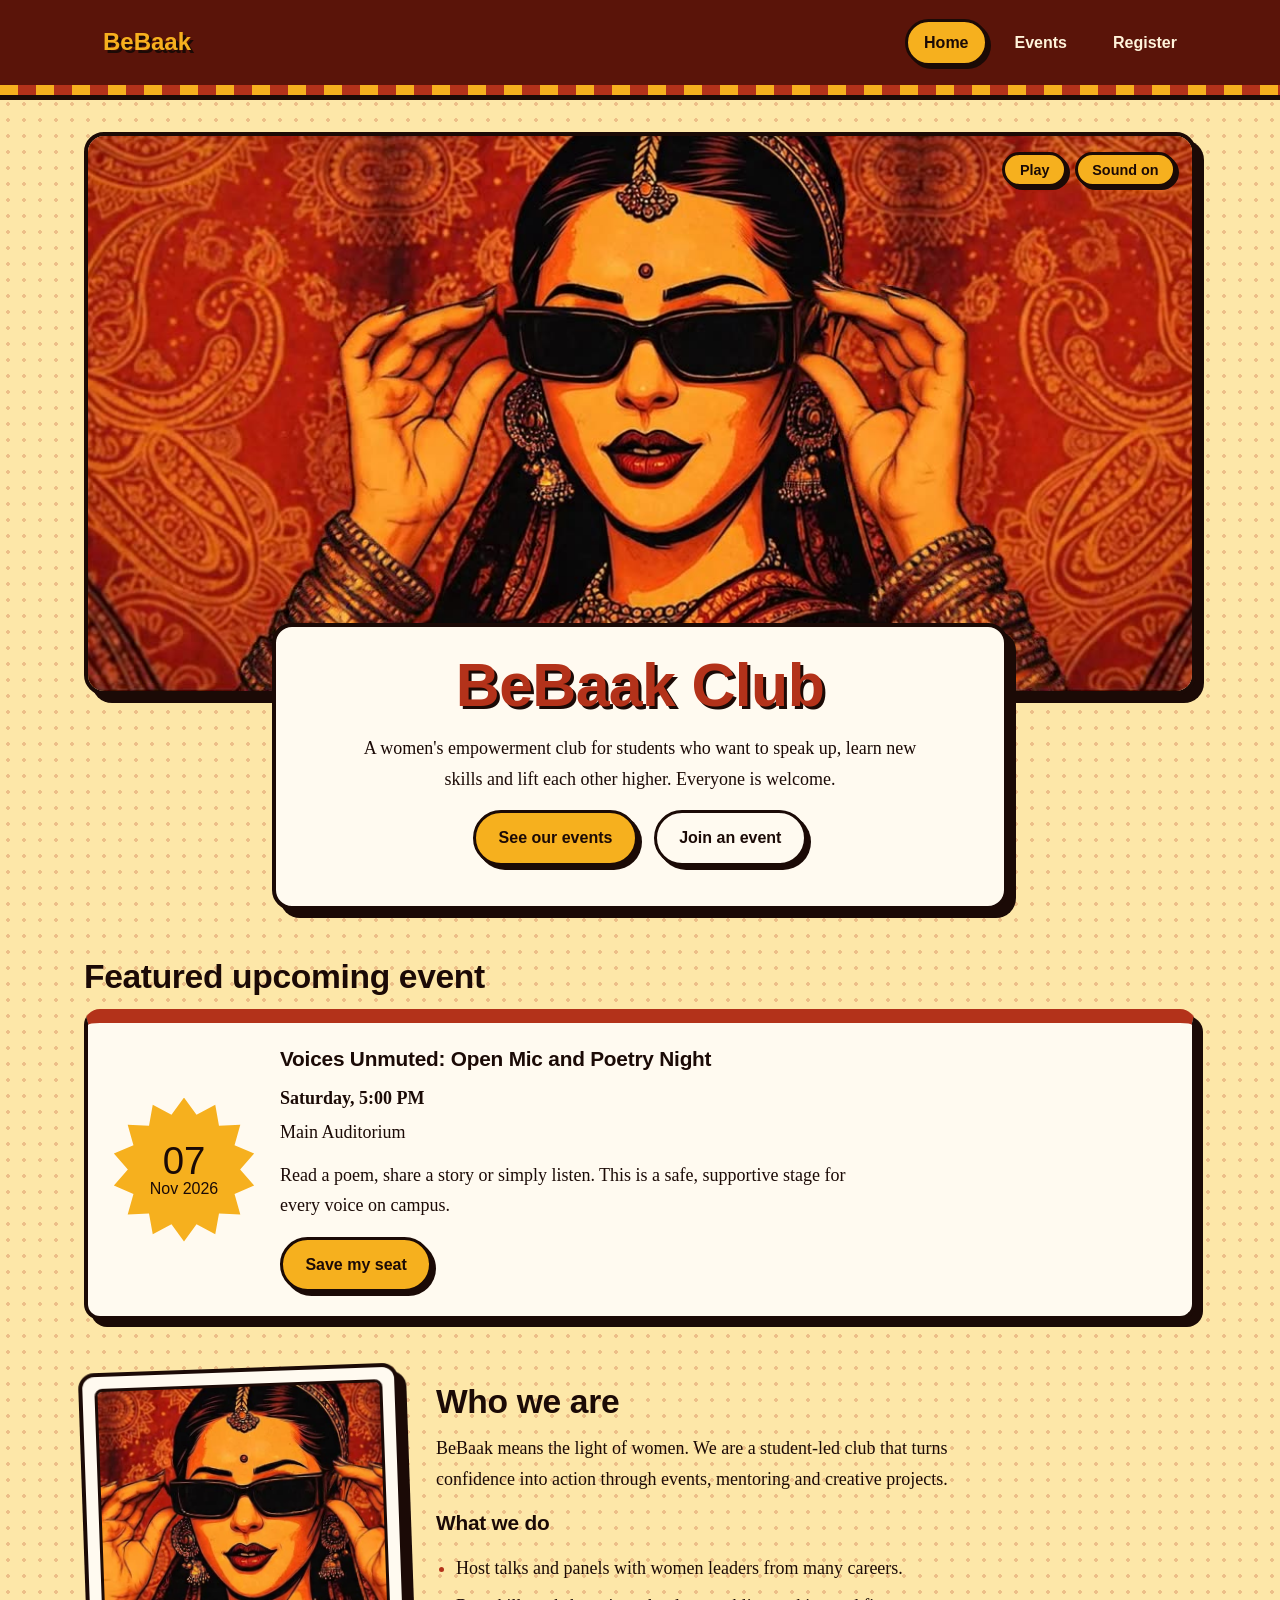
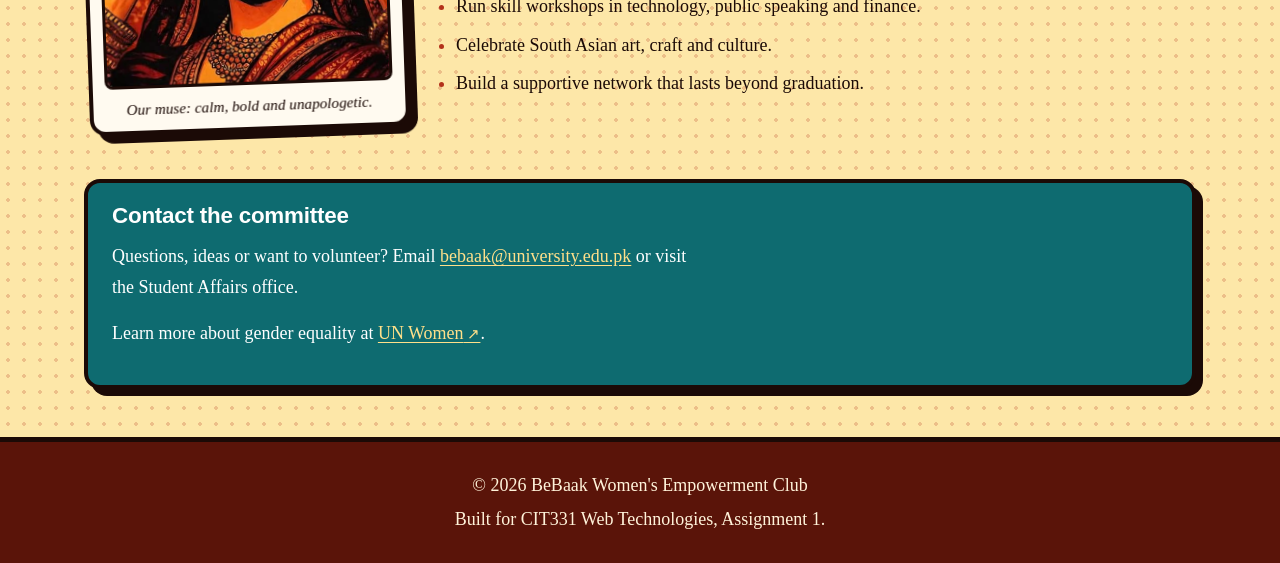
<file: index.html>
<!DOCTYPE html>
<html lang="en">
<head>
  <meta charset="utf-8">
  <meta name="viewport" content="width=device-width, initial-scale=1">
  <title>Bebaak Club | Women's Empowerment Society</title>
  <meta name="description" content="BeBaak is a university women's empowerment club with workshops, talks and community events.">
  <link rel="icon" href="images/favicon.svg" type="image/svg+xml">
  <link rel="stylesheet" href="css/style.css">
</head>
<body>
  <a class="skip-link" href="#content">Skip to main content</a>

  <header class="site-header">
    <nav aria-label="Main navigation">
      <a class="brand" href="index.html">BeBaak</a>
      <ul>
        <li><a class="active" href="index.html" aria-current="page">Home</a></li>
        <li><a href="events.html">Events</a></li>
        <li><a href="register.html">Register</a></li>
      </ul>
    </nav>
  </header>

  <main id="content">
    <section class="hero" aria-label="Welcome">
      <video id="hero-video" autoplay muted loop playsinline preload="auto" poster="images/hero-poster.jpg" aria-label="Animated pop-art illustration of a woman in a red saree lowering her sunglasses with confidence">
        <source src="images/hero.mp4" type="video/mp4">
        <p>Your browser cannot play this video. A pop-art illustration of a confident woman in sunglasses is shown instead.</p>
      </video>

      <section class="video-controls" aria-label="Video controls">
        <button type="button" id="playBtn" aria-pressed="false">Pause</button>
        <button type="button" id="soundBtn" aria-pressed="false">Sound on</button>
      </section>

      <section class="hero-card">
        <h1 class="club-name">BeBaak Club</h1>
        <p>A women's empowerment club for students who want to speak up, learn new skills and lift each other higher. Everyone is welcome.</p>
        <p class="button-row">
          <a class="btn" href="events.html">See our events</a>
          <a class="btn secondary" href="register.html">Join an event</a>
        </p>
      </section>
    </section>

    <section aria-labelledby="featured-title">
      <h2 id="featured-title">Featured upcoming event</h2>
      <section class="event-list">
        <article class="event-card featured-card">
          <time class="burst" datetime="2026-11-07T17:00">
            <span class="day">07</span>
            <span class="month">Nov 2026</span>
          </time>
          <section class="featured-body">
            <h3>Voices Unmuted: Open Mic and Poetry Night</h3>
            <p class="event-date">Saturday, 5:00 PM</p>
            <p class="event-place">Main Auditorium</p>
            <p>Read a poem, share a story or simply listen. This is a safe, supportive stage for every voice on campus.</p>
            <a class="btn" href="register.html">Save my seat</a>
          </section>
        </article>
      </section>
    </section>

    <section class="about" aria-labelledby="about-title">
      <figure>
        <img src="images/portrait.jpg" width="520" height="544" alt="Pop-art illustration of a confident woman in a red saree, gold jewellery and dark sunglasses">
        <figcaption>Our muse: calm, bold and unapologetic.</figcaption>
      </figure>
      <section class="about-text">
        <h2 id="about-title">Who we are</h2>
        <p>BeBaak means the light of women. We are a student-led club that turns confidence into action through events, mentoring and creative projects.</p>
        <h3>What we do</h3>
        <ul class="pillars">
          <li>Host talks and panels with women leaders from many careers.</li>
          <li>Run skill workshops in technology, public speaking and finance.</li>
          <li>Celebrate South Asian art, craft and culture.</li>
          <li>Build a supportive network that lasts beyond graduation.</li>
        </ul>
      </section>
    </section>

    <aside aria-labelledby="contact-title">
      <h2 id="contact-title">Contact the committee</h2>
      <p>Questions, ideas or want to volunteer? Email <a href="mailto:bebaak@university.edu.pk">bebaak@university.edu.pk</a> or visit the Student Affairs office.</p>
      <p>Learn more about gender equality at <a href="https://www.unwomen.org/" target="_blank" rel="noopener noreferrer">UN Women</a>.</p>
    </aside>
  </main>

  <footer>
    <p>&copy; 2026 BeBaak Women's Empowerment Club</p>
    <p>Built for CIT331 Web Technologies, Assignment 1.</p>
  </footer>

  <script src="js/hero.js"></script>
</body>
</html>
</file>
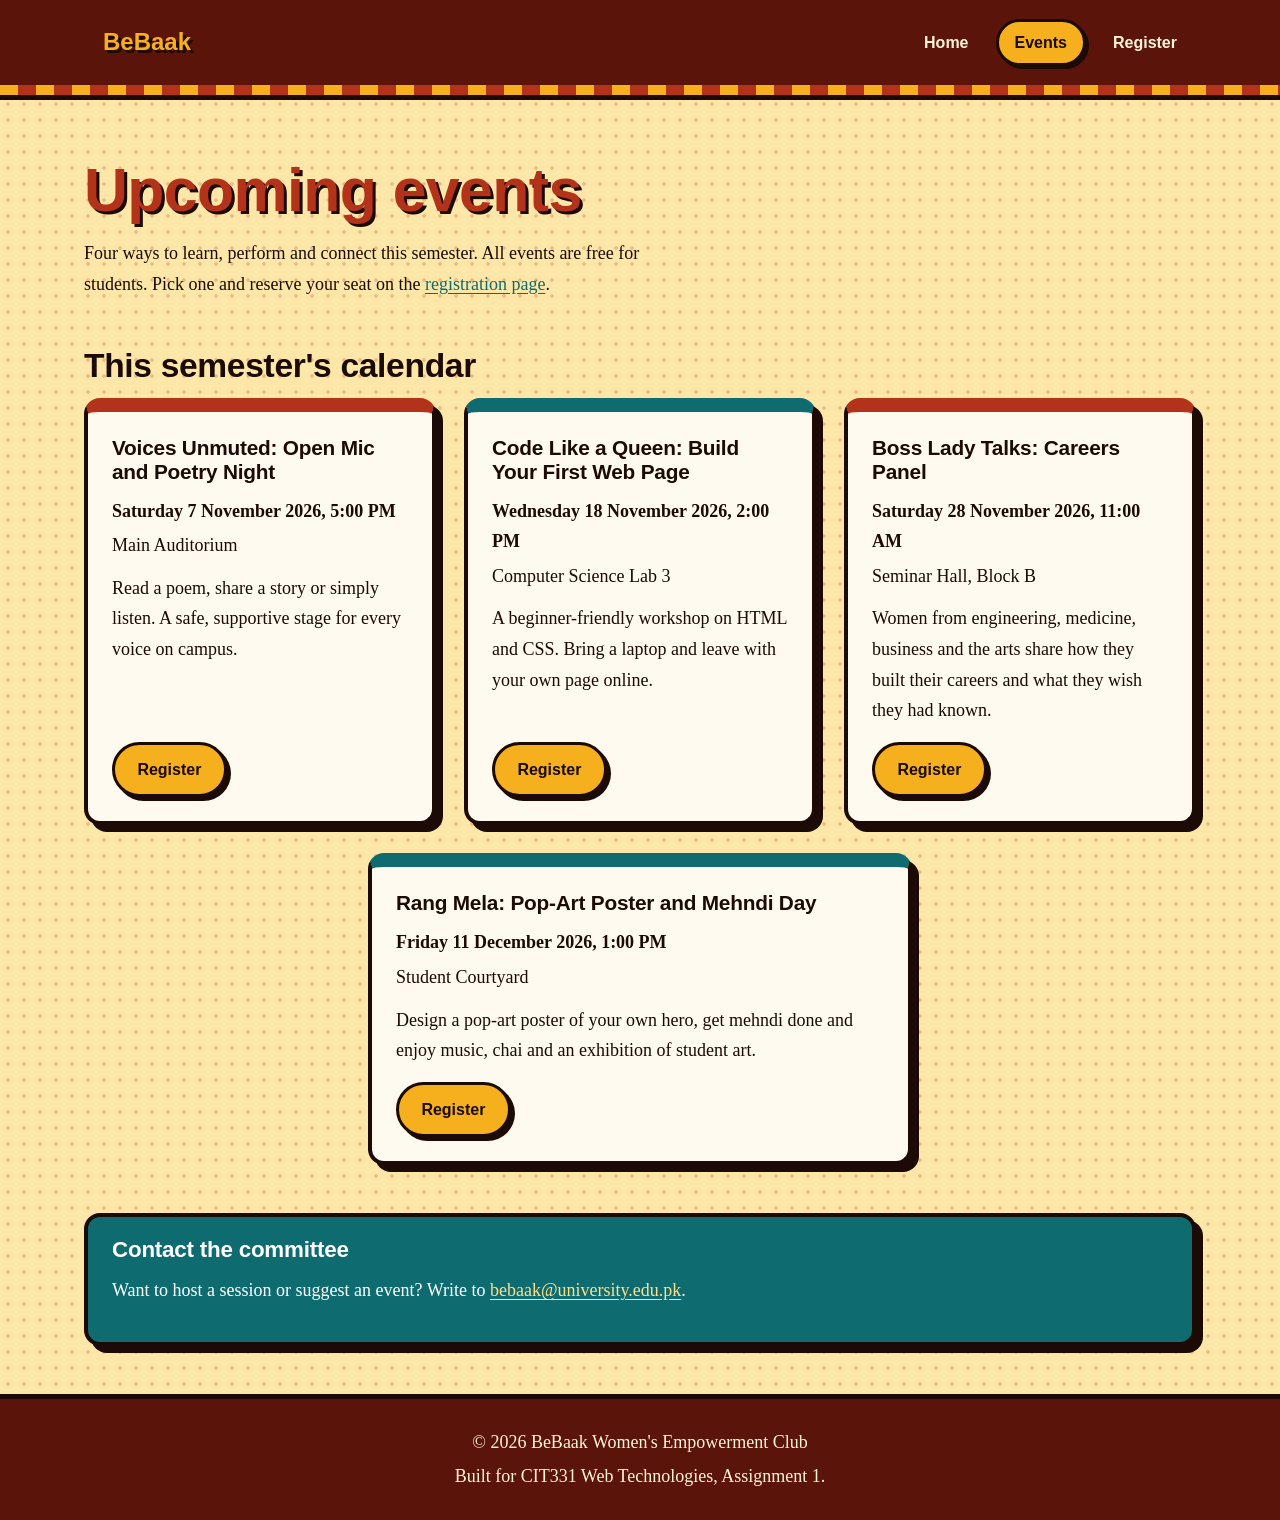
<file: events.html>
<!DOCTYPE html>
<html lang="en">
<head>
  <meta charset="utf-8">
  <meta name="viewport" content="width=device-width, initial-scale=1">
  <title>Events | BeBaak Club</title>
  <meta name="description" content="Upcoming BeBaak Club events: poetry night, coding workshop, careers panel and a pop-art festival.">
  <link rel="icon" href="images/favicon.svg" type="image/svg+xml">
  <link rel="stylesheet" href="css/style.css">
</head>
<body>
  <a class="skip-link" href="#content">Skip to main content</a>

  <header class="site-header">
    <nav aria-label="Main navigation">
      <a class="brand" href="index.html">BeBaak</a>
      <ul>
        <li><a href="index.html">Home</a></li>
        <li><a class="active" href="events.html" aria-current="page">Events</a></li>
        <li><a href="register.html">Register</a></li>
      </ul>
    </nav>
  </header>

  <main id="content">
    <section class="page-intro" aria-labelledby="page-title">
      <h1 id="page-title">Upcoming events</h1>
      <p>Four ways to learn, perform and connect this semester. All events are free for students. Pick one and reserve your seat on the <a href="register.html">registration page</a>.</p>
    </section>

    <section aria-labelledby="list-title">
      <h2 id="list-title">This semester's calendar</h2>
      <section class="event-list">

        <article class="event-card">
          <h3>Voices Unmuted: Open Mic and Poetry Night</h3>
          <p class="event-date"><time datetime="2026-11-07T17:00">Saturday 7 November 2026, 5:00 PM</time></p>
          <p class="event-place">Main Auditorium</p>
          <p>Read a poem, share a story or simply listen. A safe, supportive stage for every voice on campus.</p>
          <a class="btn" href="register.html">Register</a>
        </article>

        <article class="event-card">
          <h3>Code Like a Queen: Build Your First Web Page</h3>
          <p class="event-date"><time datetime="2026-11-18T14:00">Wednesday 18 November 2026, 2:00 PM</time></p>
          <p class="event-place">Computer Science Lab 3</p>
          <p>A beginner-friendly workshop on HTML and CSS. Bring a laptop and leave with your own page online.</p>
          <a class="btn" href="register.html">Register</a>
        </article>

        <article class="event-card">
          <h3>Boss Lady Talks: Careers Panel</h3>
          <p class="event-date"><time datetime="2026-11-28T11:00">Saturday 28 November 2026, 11:00 AM</time></p>
          <p class="event-place">Seminar Hall, Block B</p>
          <p>Women from engineering, medicine, business and the arts share how they built their careers and what they wish they had known.</p>
          <a class="btn" href="register.html">Register</a>
        </article>

        <article class="event-card">
          <h3>Rang Mela: Pop-Art Poster and Mehndi Day</h3>
          <p class="event-date"><time datetime="2026-12-11T13:00">Friday 11 December 2026, 1:00 PM</time></p>
          <p class="event-place">Student Courtyard</p>
          <p>Design a pop-art poster of your own hero, get mehndi done and enjoy music, chai and an exhibition of student art.</p>
          <a class="btn" href="register.html">Register</a>
        </article>

      </section>
    </section>

    <aside aria-labelledby="contact-title">
      <h2 id="contact-title">Contact the committee</h2>
      <p>Want to host a session or suggest an event? Write to <a href="mailto:bebaak@university.edu.pk">bebaak@university.edu.pk</a>.</p>
    </aside>
  </main>

  <footer>
    <p>&copy; 2026 BeBaak Women's Empowerment Club</p>
    <p>Built for CIT331 Web Technologies, Assignment 1.</p>
  </footer>
</body>
</html>
</file>
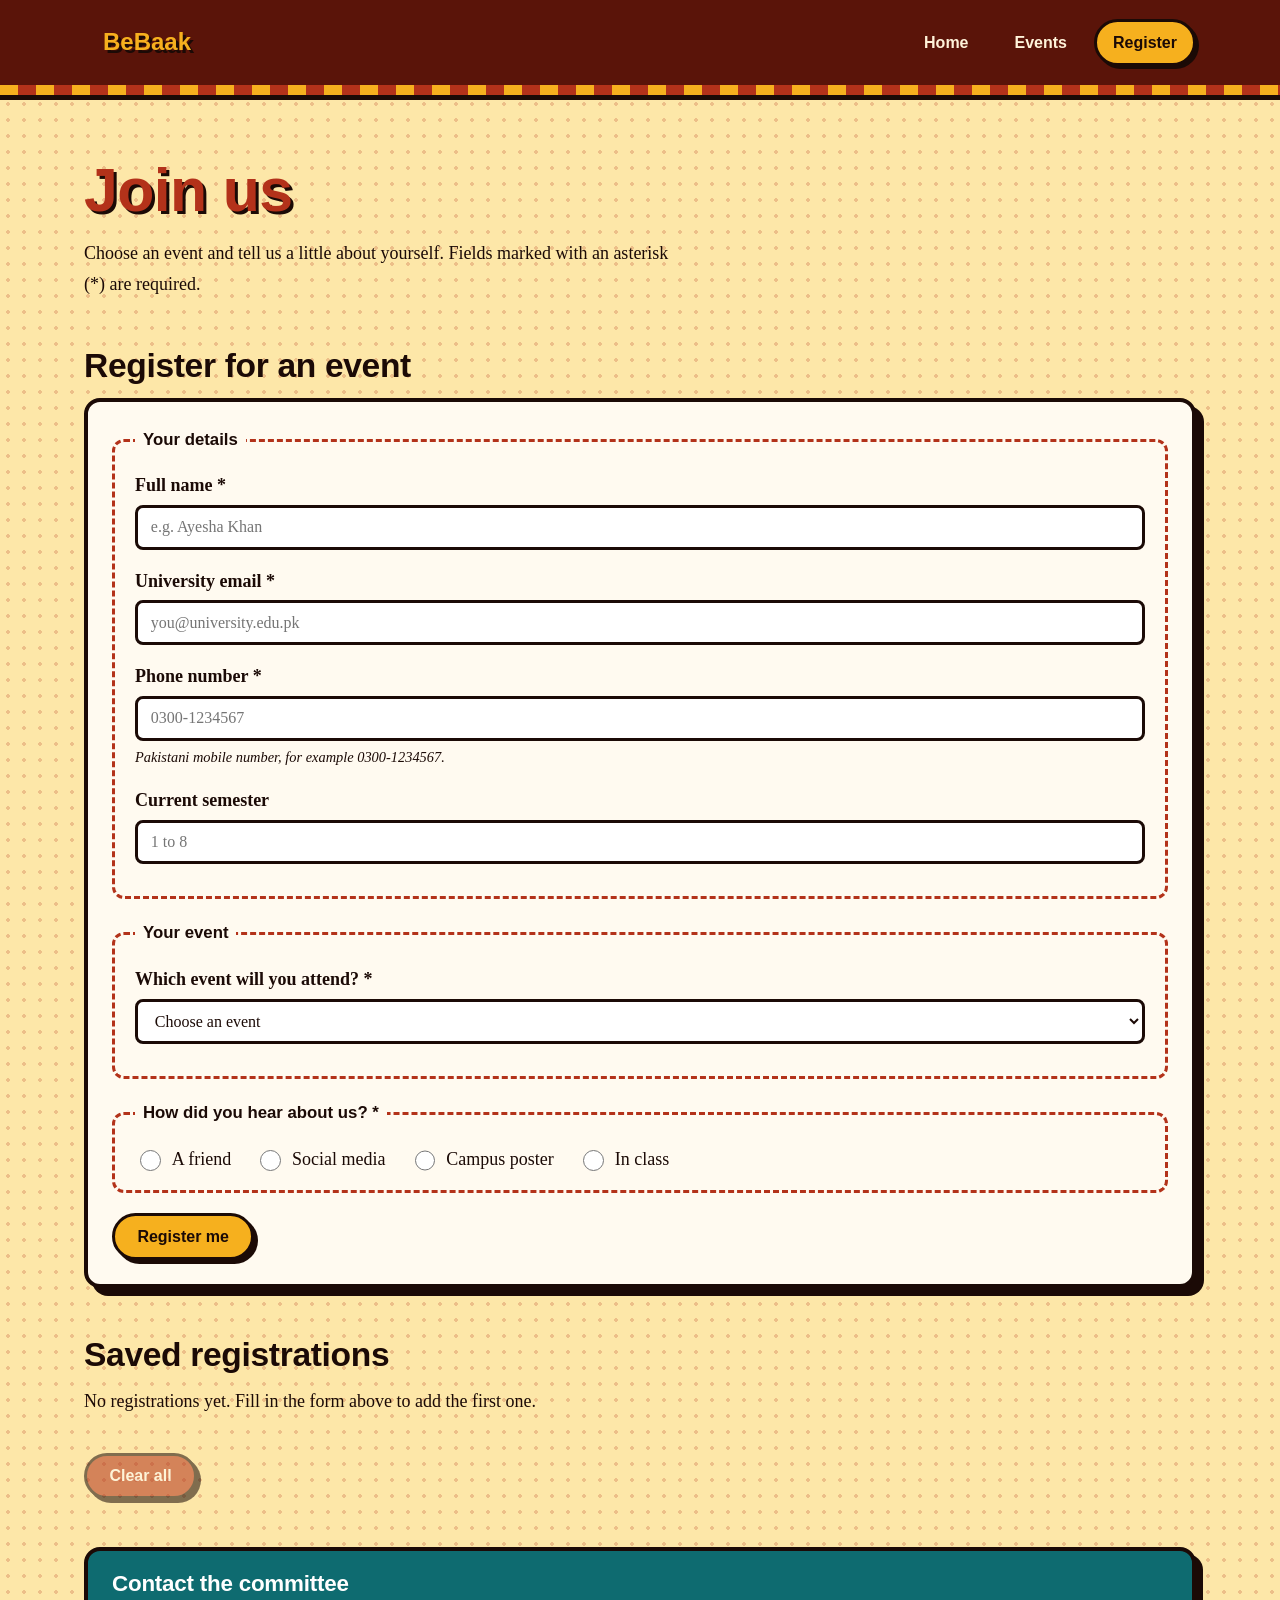
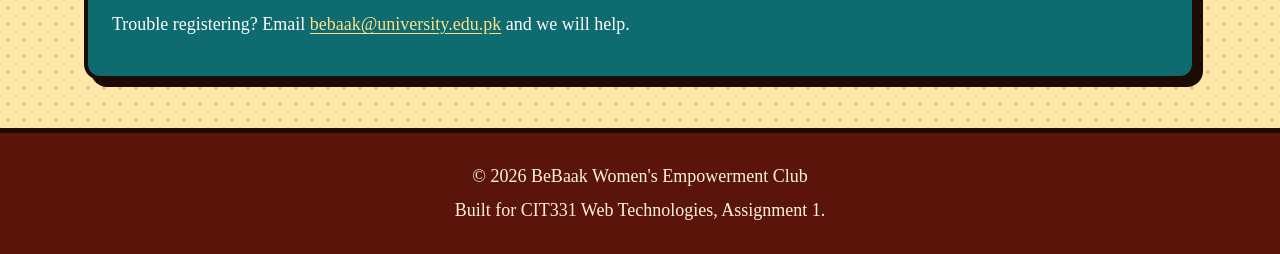
<file: register.html>
<!DOCTYPE html>
<html lang="en">
<head>
  <meta charset="utf-8">
  <meta name="viewport" content="width=device-width, initial-scale=1">
  <title>Register | BeBaak Club</title>
  <meta name="description" content="Register for a BeBaak Club event and see everyone saved on this device.">
  <link rel="icon" href="images/favicon.svg" type="image/svg+xml">
  <link rel="stylesheet" href="css/style.css">
</head>
<body>
  <a class="skip-link" href="#content">Skip to main content</a>

  <header class="site-header">
    <nav aria-label="Main navigation">
      <a class="brand" href="index.html">BeBaak</a>
      <ul>
        <li><a href="index.html">Home</a></li>
        <li><a href="events.html">Events</a></li>
        <li><a class="active" href="register.html" aria-current="page">Register</a></li>
      </ul>
    </nav>
  </header>

  <main id="content">
    <section class="page-intro" aria-labelledby="page-title">
      <h1 id="page-title">Join us</h1>
      <p>Choose an event and tell us a little about yourself. Fields marked with an asterisk (*) are required.</p>
    </section>

    <section aria-labelledby="form-title">
      <h2 id="form-title">Register for an event</h2>
      <form id="regForm" action="#" method="post">

        <fieldset>
          <legend>Your details</legend>

          <p class="field">
            <label for="fullname">Full name *</label>
            <input type="text" id="fullname" name="fullname" required minlength="3" maxlength="60" placeholder="e.g. Ayesha Khan" autocomplete="name">
          </p>

          <p class="field">
            <label for="email">University email *</label>
            <input type="email" id="email" name="email" required placeholder="you@university.edu.pk" autocomplete="email">
          </p>

          <p class="field">
            <label for="phone">Phone number *</label>
            <input type="tel" id="phone" name="phone" required pattern="03[0-9]{2}-?[0-9]{7}" placeholder="0300-1234567" aria-describedby="phone-hint" autocomplete="tel">
            <span class="hint" id="phone-hint">Pakistani mobile number, for example 0300-1234567.</span>
          </p>

          <p class="field">
            <label for="semester">Current semester</label>
            <input type="number" id="semester" name="semester" min="1" max="8" placeholder="1 to 8">
          </p>
        </fieldset>

        <fieldset>
          <legend>Your event</legend>

          <p class="field">
            <label for="event">Which event will you attend? *</label>
            <select id="event" name="event" required>
              <option value="">Choose an event</option>
              <option value="Voices Unmuted (7 Nov)">Voices Unmuted: Open Mic and Poetry Night (7 Nov)</option>
              <option value="Code Like a Queen (18 Nov)">Code Like a Queen: Build Your First Web Page (18 Nov)</option>
              <option value="Boss Lady Talks (28 Nov)">Boss Lady Talks: Careers Panel (28 Nov)</option>
              <option value="Rang Mela (11 Dec)">Rang Mela: Pop-Art Poster and Mehndi Day (11 Dec)</option>
            </select>
          </p>
        </fieldset>

        <fieldset>
          <legend>How did you hear about us? *</legend>
          <section class="choices">
            <p>
              <input type="radio" id="src-friend" name="source" value="A friend" required>
              <label for="src-friend">A friend</label>
            </p>
            <p>
              <input type="radio" id="src-social" name="source" value="Social media">
              <label for="src-social">Social media</label>
            </p>
            <p>
              <input type="radio" id="src-poster" name="source" value="Campus poster">
              <label for="src-poster">Campus poster</label>
            </p>
            <p>
              <input type="radio" id="src-class" name="source" value="In class">
              <label for="src-class">In class</label>
            </p>
          </section>
        </fieldset>

        <button type="submit">Register me</button>
        <p id="message" role="status" aria-live="polite" hidden></p>
      </form>
    </section>

    <section aria-labelledby="saved-title">
      <h2 id="saved-title">Saved registrations</h2>
      <p id="emptyNote">No registrations yet. Fill in the form above to add the first one.</p>

      <section class="table-scroll" id="tableWrap" tabindex="0" aria-label="Saved registrations table, scrollable" hidden>
        <table id="regTable">
          <caption>Registrations saved on this device</caption>
          <thead>
            <tr>
              <th scope="col">Name</th>
              <th scope="col">Email</th>
              <th scope="col">Phone</th>
              <th scope="col">Event</th>
              <th scope="col">Heard from</th>
            </tr>
          </thead>
          <tbody id="regBody"></tbody>
        </table>
      </section>

      <button type="button" id="clearBtn" class="danger" disabled>Clear all</button>
    </section>

    <aside aria-labelledby="contact-title">
      <h2 id="contact-title">Contact the committee</h2>
      <p>Trouble registering? Email <a href="mailto:bebaak@university.edu.pk">bebaak@university.edu.pk</a> and we will help.</p>
    </aside>
  </main>

  <footer>
    <p>&copy; 2026 BeBaak Women's Empowerment Club</p>
    <p>Built for CIT331 Web Technologies, Assignment 1.</p>
  </footer>

  <script src="js/register.js"></script>
</body>
</html>
</file>
<file: css/style.css>
/* ==========================================================
   Nari Noor Club - desi pop art theme
   Palette taken from the landing video (red paisley wall,
   saffron skin tones, black ink outlines).
   ========================================================== */

/* ---------- 1. Design tokens ---------- */
:root {
  --ink: #1b0a06;
  --maroon: #5a1409;
  --rust: #b3321a;
  --saffron: #f6b01e;
  --teal: #0e6b70;

  --bg: #fde7a8;
  --card: #fffaf0;
  --text: #1b0a06;
  --link: #0e6b70;
  --line: #1b0a06;
  --shadow: #1b0a06;
  --dots: rgba(179, 50, 26, 0.22);

  --font-display: "Arial Black", "Helvetica Neue", Arial, sans-serif;
  --font-body: Georgia, "Times New Roman", serif;
}

/* Bonus: dark colour scheme */
@media (prefers-color-scheme: dark) {
  :root {
    --bg: #2a0d08;
    --card: #3d140c;
    --text: #ffeccc;
    --link: #f6b01e;
    --line: #f6b01e;
    --shadow: #000000;
    --dots: rgba(246, 176, 30, 0.14);
  }
}

/* ---------- 2. Base: element selectors + box model ---------- */
*,
*::before,
*::after {
  box-sizing: border-box;
}

[hidden] {
  display: none !important;
}

body {
  margin: 0;
  font-family: var(--font-body);
  font-size: 1.125rem;
  line-height: 1.7;
  color: var(--text);
  background-color: var(--bg);
  background-image: radial-gradient(var(--dots) 2px, transparent 2px);
  background-size: 16px 16px;
}

/* grouping selector */
h1,
h2,
h3 {
  font-family: var(--font-display);
  font-weight: 900;
  line-height: 1.15;
  letter-spacing: -0.01em;
  margin: 0 0 0.75rem;
}

h1 { font-size: clamp(2.2rem, 7vw, 3.8rem); }
h2 { font-size: clamp(1.5rem, 4vw, 2.1rem); }
h3 { font-size: 1.3rem; }

p { margin: 0 0 1rem; max-width: 65ch; }

a { color: var(--link); text-underline-offset: 3px; }
a:hover { text-decoration-thickness: 3px; }

/* attribute selector: external links get an arrow */
a[href^="https"]::after {
  content: " \2197";
  font-size: 0.85em;
}

/* keyboard focus must always be visible */
a:focus-visible,
button:focus-visible,
input:focus-visible,
select:focus-visible,
[tabindex]:focus-visible {
  outline: 4px solid var(--teal);
  outline-offset: 3px;
  box-shadow: 0 0 0 7px var(--saffron);
}

img,
video {
  max-width: 100%;
}

/* ---------- 3. Skip link (keyboard users) ---------- */
.skip-link {
  position: absolute;
  left: 1rem;
  top: -4rem;
  z-index: 20;
  padding: 0.6rem 1rem;
  background: var(--saffron);
  color: var(--ink);
  font-family: var(--font-display);
  border: 3px solid var(--ink);
  border-radius: 0.5rem;
}
.skip-link:focus { top: 1rem; }

/* ---------- 4. Header + navigation (Flexbox) ---------- */
.site-header {
  position: relative;
  background: var(--maroon);
  border-bottom: 5px solid var(--ink);
}

/* decorative saffron / rust border strip */
.site-header::after {
  content: "";
  display: block;
  height: 10px;
  background: repeating-linear-gradient(90deg, var(--saffron) 0 18px, var(--rust) 18px 36px);
}

nav {
  display: flex;
  flex-wrap: wrap;
  align-items: center;
  justify-content: space-between;
  gap: 0.75rem 1.5rem;
  max-width: 72rem;
  margin: 0 auto;
  padding: 0.75rem 1.25rem;
}

/* child selector */
nav > a.brand {
  font-family: var(--font-display);
  font-weight: 900;
  font-size: 1.5rem;
  color: var(--saffron);
  text-decoration: none;
  text-shadow: 3px 3px 0 var(--ink);
}

/* child selector */
nav > ul {
  display: flex;
  flex-wrap: wrap;
  gap: 0.5rem;
  margin: 0;
  padding: 0;
  list-style: none;
}

/* descendant selector */
nav a {
  display: block;
  padding: 0.45rem 1rem;
  font-family: var(--font-display);
  font-weight: 900;
  font-size: 1rem;
  color: #fff3da;
  text-decoration: none;
  border: 3px solid transparent;
  border-radius: 2rem;
  transition: background-color 0.2s, color 0.2s;
}

/* pseudo-class */
nav a:hover {
  background: var(--rust);
  border-color: var(--ink);
}

/* current page */
nav a.active {
  background: var(--saffron);
  color: var(--ink);
  border-color: var(--ink);
  box-shadow: 3px 3px 0 var(--ink);
}

/* ---------- 5. Landing video hero ---------- */
.hero {
  position: relative;
}

#hero-video {
  display: block;
  width: 100%;
  height: clamp(18rem, 44vw, 36rem);
  object-fit: cover;
  object-position: center;
  background: var(--maroon);
  border: 4px solid var(--line);
  border-radius: 1.25rem;
  box-shadow: 8px 8px 0 var(--shadow);
}

.video-controls {
  position: absolute;
  top: 1.25rem;
  right: 1.25rem;
  display: flex;
  gap: 0.5rem;
}

.video-controls button {
  padding: 0.4rem 0.9rem;
  font-family: var(--font-display);
  font-size: 0.9rem;
  color: var(--ink);
  background: var(--saffron);
  border: 3px solid var(--ink);
  border-radius: 2rem;
  box-shadow: 3px 3px 0 var(--ink);
  cursor: pointer;
}

.hero-card {
  position: relative;
  width: min(46rem, 92%);
  margin: -4.5rem auto 0;
  padding: 1.5rem 1.75rem;
  background: var(--card);
  border: 4px solid var(--line);
  border-radius: 1.25rem;
  box-shadow: 8px 8px 0 var(--shadow);
  text-align: center;
  animation: pop-in 0.7s cubic-bezier(0.2, 1.4, 0.4, 1) 0.4s both;
}

.hero-card p { margin-left: auto; margin-right: auto; }

/* the single orchestrated entrance */
@keyframes pop-in {
  from { opacity: 0; transform: translateY(2rem) scale(0.9) rotate(-2deg); }
  to   { opacity: 1; transform: none; }
}

.club-name {
  color: var(--rust);
  text-shadow: 3px 3px 0 var(--ink);
}

@media (prefers-color-scheme: dark) {
  .club-name { color: var(--saffron); text-shadow: 3px 3px 0 #000; }
}

/* ---------- 6. Page layout ---------- */
main {
  max-width: 72rem;
  margin: 0 auto;
  padding: 2rem 1.25rem 3rem;
}

main > section { margin-bottom: 3rem; }

.page-intro {
  padding: 1.5rem 0 0;
}

.page-intro h1 {
  color: var(--rust);
  text-shadow: 3px 3px 0 var(--ink);
}

@media (prefers-color-scheme: dark) {
  .page-intro h1 { color: var(--saffron); text-shadow: 3px 3px 0 #000; }
}

/* ---------- 7. Buttons ---------- */
.btn,
button {
  display: inline-block;
  padding: 0.7rem 1.4rem;
  font-family: var(--font-display);
  font-weight: 900;
  font-size: 1rem;
  color: var(--ink);
  background: var(--saffron);
  border: 3px solid var(--ink);
  border-radius: 2rem;
  box-shadow: 4px 4px 0 var(--ink);
  text-decoration: none;
  cursor: pointer;
  transition: transform 0.15s, box-shadow 0.15s, background-color 0.15s;
}

.btn:hover,
button:hover {
  transform: translate(-2px, -2px);
  box-shadow: 6px 6px 0 var(--ink);
  background: #ffc94d;
}

.btn:active,
button:active {
  transform: translate(3px, 3px);
  box-shadow: 1px 1px 0 var(--ink);
}

.btn.secondary {
  background: var(--card);
  color: var(--ink);
}

button.danger {
  background: var(--rust);
  color: #fff;
}

button:disabled {
  opacity: 0.55;
  cursor: not-allowed;
  transform: none;
  box-shadow: 4px 4px 0 var(--ink);
}

.button-row {
  display: flex;
  flex-wrap: wrap;
  gap: 1rem;
  margin-top: 0.5rem;
  justify-content: center;
}

/* ---------- 8. Event cards (Flexbox) ---------- */
.event-list {
  display: flex;
  flex-wrap: wrap;
  gap: 1.75rem;
  align-items: stretch;
  justify-content: center;
}

.event-card {
  position: relative;
  flex: 1 1 18rem;
  max-width: 34rem;
  display: flex;
  flex-direction: column;
  padding: 1.5rem;
  background: var(--card);
  border: 4px solid var(--line);
  border-radius: 1rem;
  box-shadow: 7px 7px 0 var(--shadow);
  transition: transform 0.2s, box-shadow 0.2s;
}

.event-card:hover {
  transform: translate(-3px, -3px);
  box-shadow: 10px 10px 0 var(--shadow);
}

/* pseudo-class: alternate coloured top stripe */
.event-card:nth-child(odd)  { border-top: 14px solid var(--rust); }
.event-card:nth-child(even) { border-top: 14px solid var(--teal); }

.event-card .btn { align-self: flex-start; margin-top: auto; }

.event-date {
  font-weight: bold;
  margin-bottom: 0.25rem;
}

.event-place { margin-bottom: 0.75rem; }

/* starburst date badge on the featured event */
.burst {
  display: flex;
  flex-direction: column;
  align-items: center;
  justify-content: center;
  flex: 0 0 9rem;
  width: 9rem;
  height: 9rem;
  padding: 1rem;
  background: var(--saffron);
  color: var(--ink);
  font-family: var(--font-display);
  line-height: 1.05;
  text-align: center;
  clip-path: polygon(50.0% 0.0%, 58.7% 12.0%, 71.7% 5.0%, 74.3% 19.5%, 89.1% 18.8%, 85.1% 33.1%, 98.7% 38.9%, 89.0% 50.0%, 98.7% 61.1%, 85.1% 66.9%, 89.1% 81.2%, 74.3% 80.5%, 71.7% 95.0%, 58.7% 88.0%, 50.0% 100.0%, 41.3% 88.0%, 28.3% 95.0%, 25.7% 80.5%, 10.9% 81.2%, 14.9% 66.9%, 1.3% 61.1%, 11.0% 50.0%, 1.3% 38.9%, 14.9% 33.1%, 10.9% 18.8%, 25.7% 19.5%, 28.3% 5.0%, 41.3% 12.0%);
}

.burst .day { font-size: 2.4rem; }
.burst .month { font-size: 1rem; }

.featured-card {
  flex-direction: row;
  flex-wrap: wrap;
  align-items: center;
  gap: 1.5rem;
  max-width: none;
}

.featured-body { flex: 1 1 18rem; }

/* ---------- 9. About section: figure + text ---------- */
.about {
  display: flex;
  flex-wrap: wrap;
  align-items: center;
  gap: 2rem;
}

.about-text { flex: 1 1 20rem; }

figure {
  flex: 0 1 20rem;
  margin: 0;
  padding: 0.75rem 0.75rem 0.5rem;
  background: var(--card);
  border: 4px solid var(--line);
  border-radius: 1rem;
  box-shadow: 8px 8px 0 var(--shadow);
  transform: rotate(-2deg);
}

figure img {
  display: block;
  width: 100%;
  height: auto;
  border: 3px solid var(--ink);
  border-radius: 0.5rem;
}

figcaption {
  padding-top: 0.5rem;
  font-size: 0.95rem;
  font-style: italic;
  text-align: center;
}

.pillars {
  padding-left: 1.25rem;
}

.pillars li { margin-bottom: 0.5rem; }
.pillars li::marker { color: var(--rust); }

/* ---------- 10. Aside (contact box) ---------- */
aside {
  padding: 1.25rem 1.5rem;
  background: var(--teal);
  color: #ffffff;
  border: 4px solid var(--ink);
  border-radius: 1rem;
  box-shadow: 7px 7px 0 var(--ink);
}

aside a { color: #ffe08a; }

aside h2 { font-size: 1.4rem; }

/* ---------- 11. Registration form ---------- */
form {
  padding: 1.5rem;
  background: var(--card);
  border: 4px solid var(--line);
  border-radius: 1rem;
  box-shadow: 8px 8px 0 var(--shadow);
}

fieldset {
  margin: 0 0 1.25rem;
  padding: 1rem 1.25rem;
  border: 3px dashed var(--rust);
  border-radius: 0.75rem;
}

legend {
  padding: 0 0.5rem;
  font-family: var(--font-display);
  font-weight: 900;
  font-size: 1.05rem;
}

.field {
  display: flex;
  flex-direction: column;
  margin: 0 0 1rem;
  max-width: none;
}

label { font-weight: bold; margin-bottom: 0.25rem; }

input[type="text"],
input[type="email"],
input[type="tel"],
input[type="number"],
select {
  width: 100%;
  padding: 0.65rem 0.8rem;
  font-family: var(--font-body);
  font-size: 1rem;
  color: var(--ink);
  background: #ffffff;
  border: 3px solid var(--ink);
  border-radius: 0.5rem;
}

input:user-invalid,
select:user-invalid {
  border-color: #b00020;
  background: #fff0f0;
}

.hint {
  font-size: 0.9rem;
  font-style: italic;
  margin: 0.25rem 0 0;
}

.choices {
  display: flex;
  flex-wrap: wrap;
  gap: 0.75rem 1.5rem;
}

.choices p {
  display: flex;
  align-items: center;
  gap: 0.5rem;
  margin: 0;
}

.choices label { margin: 0; font-weight: normal; }

input[type="radio"] {
  width: 1.3rem;
  height: 1.3rem;
  accent-color: var(--rust);
}

#message {
  margin-top: 1rem;
  padding: 0.75rem 1rem;
  background: var(--teal);
  color: #fff;
  font-weight: bold;
  border: 3px solid var(--ink);
  border-radius: 0.5rem;
}

/* ---------- 12. Saved registrations table ---------- */
.table-scroll {
  overflow-x: auto;
  border: 4px solid var(--line);
  border-radius: 1rem;
  background: var(--card);
  box-shadow: 8px 8px 0 var(--shadow);
}

table {
  width: 100%;
  border-collapse: collapse;
  font-size: 1rem;
}

caption {
  padding: 0.75rem;
  font-family: var(--font-display);
  text-align: left;
}

th,
td {
  padding: 0.65rem 0.9rem;
  text-align: left;
  border-top: 2px solid var(--line);
}

th {
  background: var(--maroon);
  color: #fff3da;
  font-family: var(--font-display);
  font-size: 0.95rem;
  border-top: 0;
}

tbody tr:nth-child(even) { background: rgba(246, 176, 30, 0.2); }

#clearBtn { margin-top: 1.25rem; }

/* ---------- 13. Footer ---------- */
footer {
  padding: 1.5rem 1.25rem;
  background: var(--maroon);
  color: #fff3da;
  text-align: center;
  border-top: 5px solid var(--ink);
}

footer p { margin: 0.25rem auto; }
footer a { color: var(--saffron); }

/* ---------- 14. Responsive ---------- */
@media (max-width: 40rem) {
  body { font-size: 1.05rem; }

  nav {
    flex-direction: column;
    align-items: stretch;
    text-align: center;
  }

  nav > ul { justify-content: center; }

  .hero-card {
    margin-top: -3rem;
    padding: 1.1rem;
  }

  .video-controls {
    top: 0.5rem;
    right: 0.5rem;
  }

  .featured-card { justify-content: center; text-align: center; }
  .featured-card .btn { align-self: center; }

  figure { transform: none; }
}

@media (min-width: 60rem) {
  .event-card { flex-basis: 20rem; }
}

/* respect users who do not want motion */
@media (prefers-reduced-motion: reduce) {
  .hero-card { animation: none; }

  .btn,
  button,
  .event-card,
  nav a { transition: none; }
}
</file>
